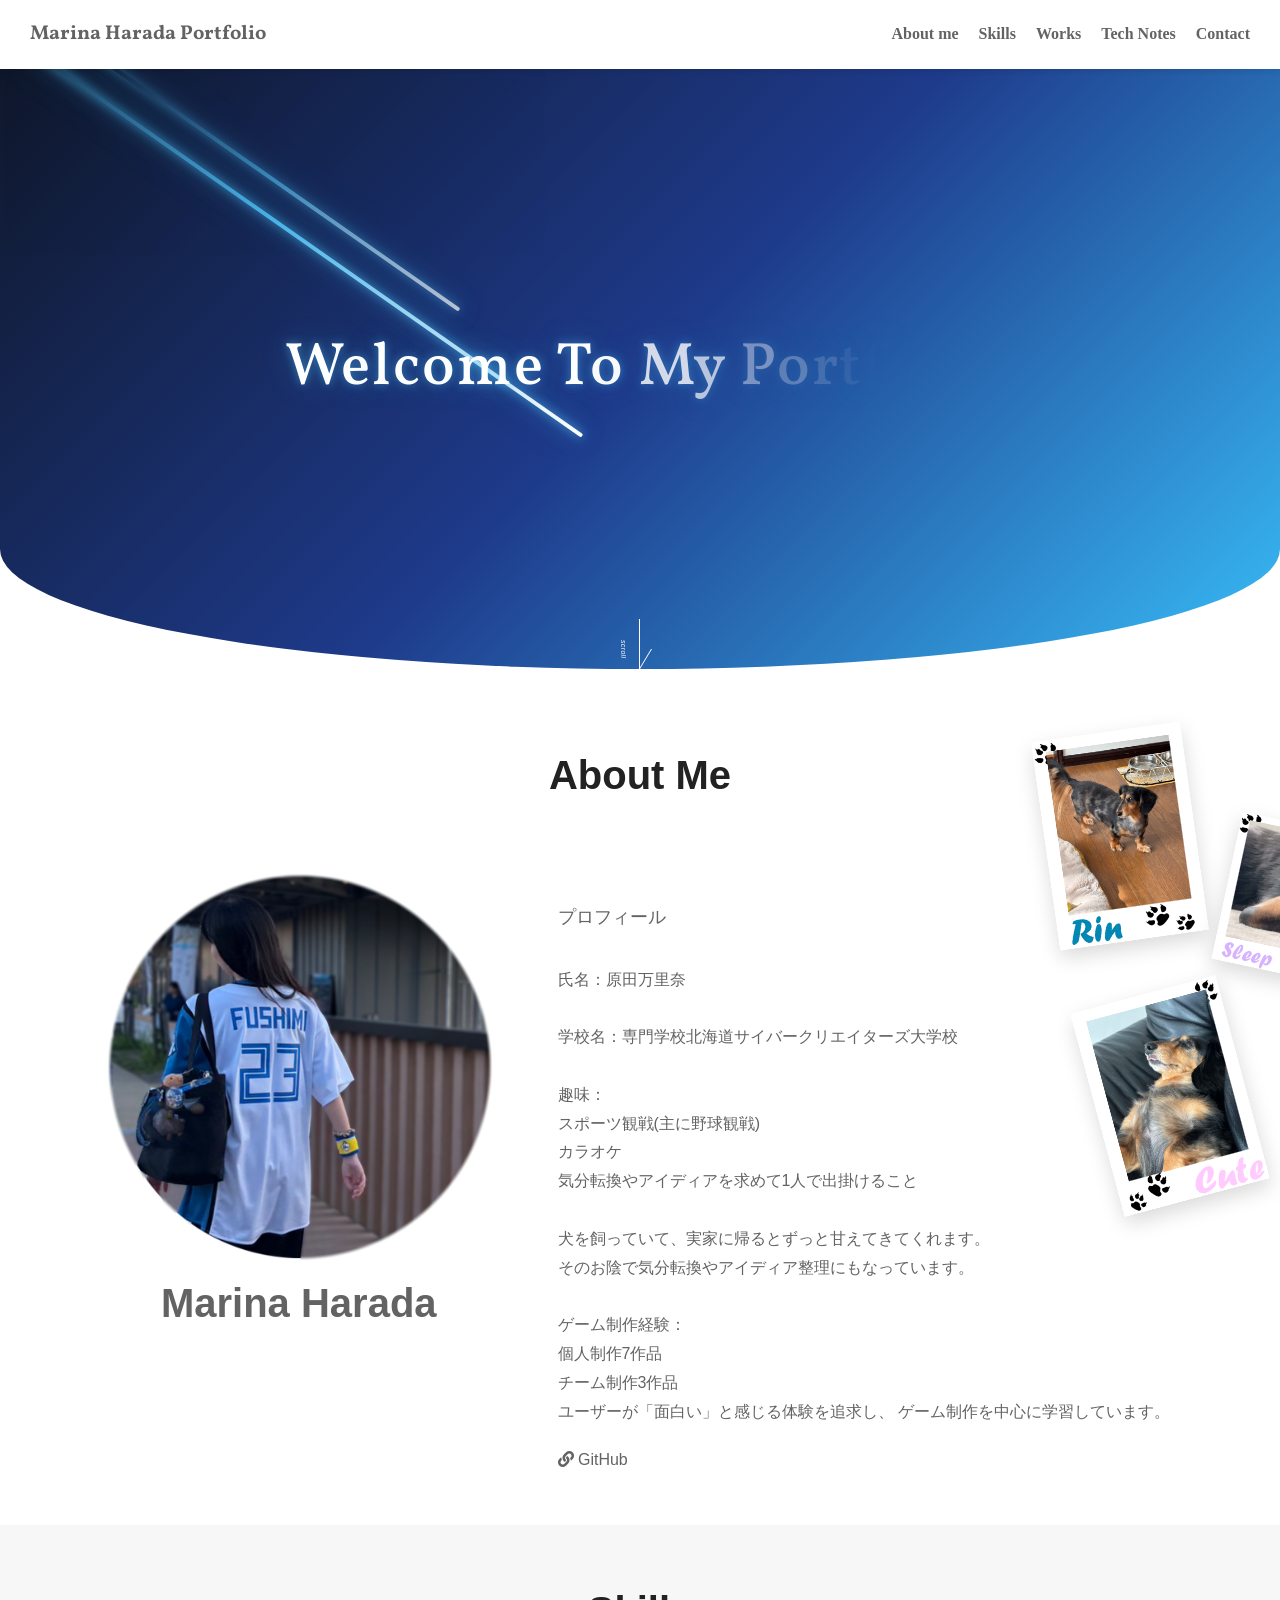
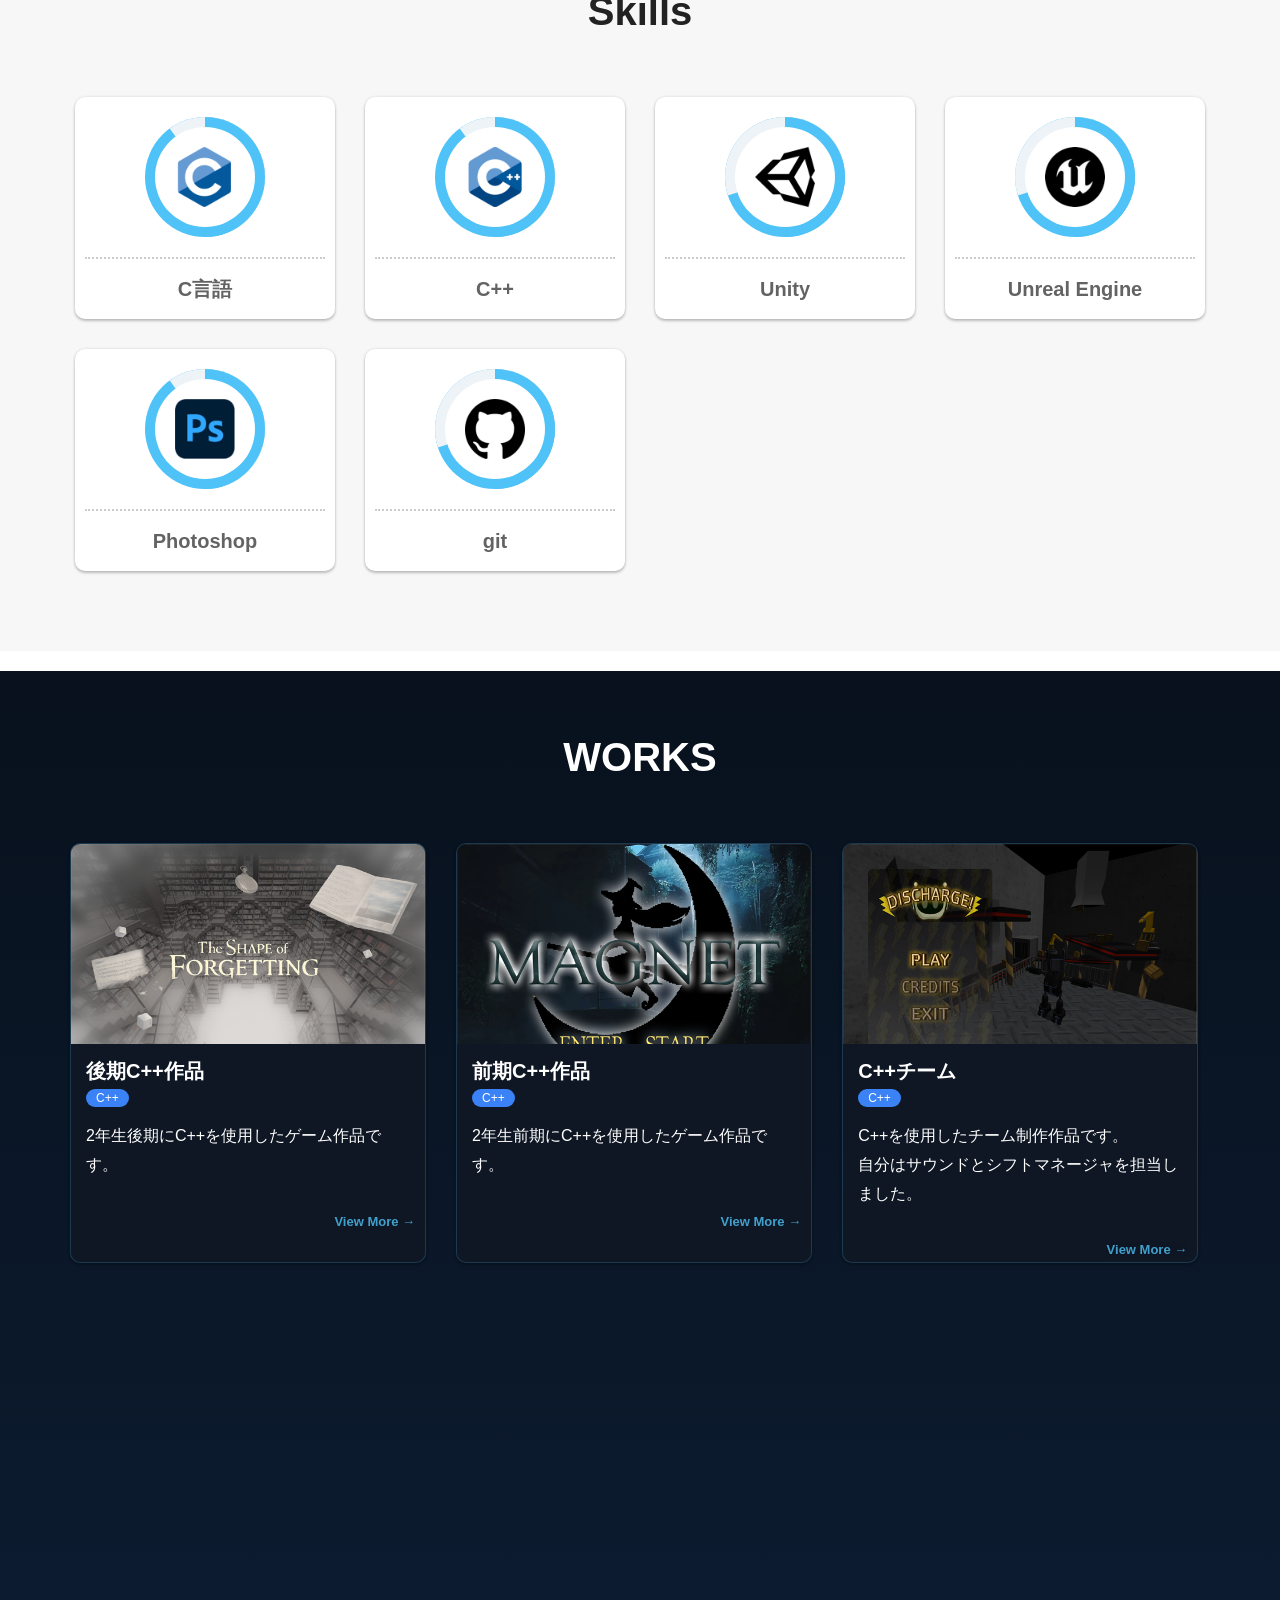
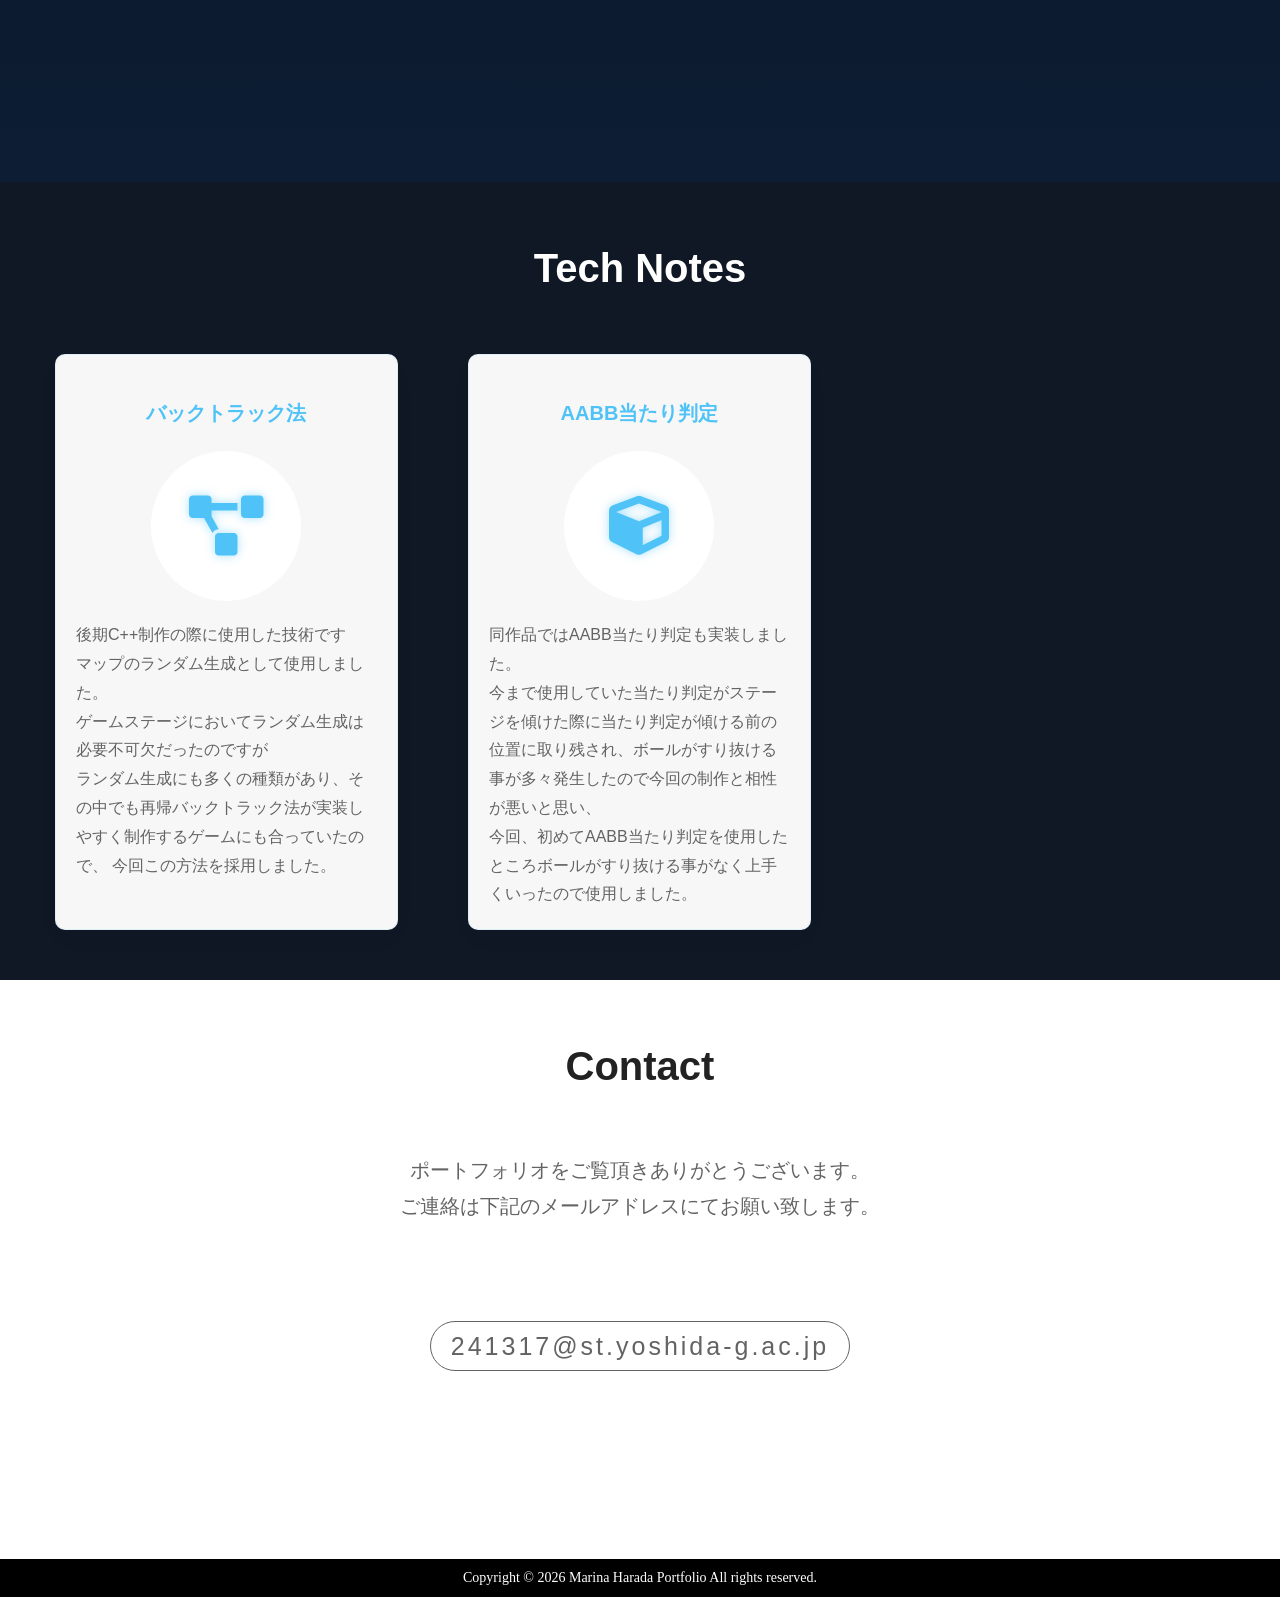
<file: index.html>
<!DOCTYPE html>
<html lang="ja">
  <head>
    <meta charset="utf-8" />
    <title>Marina Harada Portfolio</title>
    <meta name="description" content="原田万里奈のポートフォリオサイトです" />
    <meta
      name="viewport"
      content="width=device-width, initial-scale=1, shrink-to-fit=no"
    />
    <meta name="keywords" content="ポートフォリオ" />
    <meta http-equiv="X-UA-Compatible" content="IE=edge,chrome=1" />
    <meta name="format-detection" content="telephone=no" />

    <script src="https://ajax.googleapis.com/ajax/libs/jquery/3.5.1/jquery.min.js"></script>

    <!-- bootstrap -->
    <link
      rel="stylesheet"
      href="https://maxcdn.bootstrapcdn.com/bootstrap/3.3.6/css/bootstrap.min.css"
    />

    <!-- fontawesome -->
    <link
      rel="stylesheet"
      href="https://cdnjs.cloudflare.com/ajax/libs/font-awesome/5.15.4/css/all.min.css"
      integrity="sha512-1ycn6IcaQQ40/MKBW2W4Rhis/DbILU74C1vSrLJxCq57o941Ym01SwNsOMqvEBFlcgUa6xLiPY/NS5R+E6ztJQ=="
      crossorigin="anonymous"
      referrerpolicy="no-referrer"
    />

    <link href="https://fonts.googleapis.com/css?family=Vollkorn" rel="stylesheet">

    <link rel="stylesheet" href="./assets/css/style.css" />
    <script src="./assets/js/script.js"></script>
  </head>

  <body>
    <div class="wrapper">
      <header class="header">
        <div class="header__inner">
          <div class="header__logo">
            <a href="#" class="header__logo__link">Marina Harada Portfolio</a>
          </div>
          <nav class="header__menu">
            <ul class="header__list">
              <li class="header__item">
                <a href="#about" class="header__link">About me</a>
              </li>
              <li class="header__item">
                <a href="#skills" class="header__link">Skills</a>
              </li>
              <li class="header__item">
                <a href="#works" class="header__link">Works</a>
              </li>
              <li class="header__item">
                <a href="#technotes" class="header__link">Tech Notes</a>
              </li>
              <li class="header__item">
                <a href="#contact" class="header__link">Contact</a>
              </li>
            </ul>
          </nav>
        </div>
      </header>

      <main class="main">
        <div class="main__inner">
          <section class="top" id="top">
            <div class="top__heading">
              <h1 class="top__title">Welcome To My Portfolio</h1>
            </div>
            <p class="top__scroll">
              <div class="top__scroll-bar"><span>scroll</span></div>
            </p>
          </section>

<!-- 自己紹介 -->
          <section class="about" id="about">
            <div class="c-inner-lv1">
              <h2 class="c-heading-lv1 js-fadein">About Me</h2>
              <div class="container">
                <div class="row">
                  <div class="about__img col-sm-5 js-fadein">
                    <img src="./assets/images/Web_tem_Profile.png" alt="自分の写真" />
                    <h3 class="about__name">Marina Harada</h3>
                  </div>
                  <div class="about__prof col-sm-7 js-fadein">
                    <p class="about__info">
                      プロフィール<br />
                      <br />
                      <h1>
                       氏名：原田万里奈
                      </h1>
                      <br />
                      <h1>
                       学校名：専門学校北海道サイバークリエイターズ大学校
                      </h1>
                      <br />
                      <h1>
                       趣味：
                      </h1>
                      スポーツ観戦(主に野球観戦)<br />
                      カラオケ<br />
                      気分転換やアイディアを求めて1人で出掛けること<br />
                      <br />

                      <div class="about__pet">
                      <p>
                       犬を飼っていて、実家に帰るとずっと甘えてきてくれます。<br />
                       そのお陰で気分転換やアイディア整理にもなっています。
                      </p>
                      </div>
                      <br>
                      <h1>
                      ゲーム制作経験：
                      </h1>
                      個人制作7作品<br />
                      チーム制作3作品<br />

                      <p class="about__message">
                      ユーザーが「面白い」と感じる体験を追求し、
                      ゲーム制作を中心に学習しています。
                      </p>

                      <div class="git-page">
                        <i class="fas fa-link"></i>
                        <a href="https://github.com/Marina-Harada" target="_blank">GitHub</a>
                      </div>

                       <div class="about__dogs-area">

                       <img src="./assets/images/Web_pet_1.png"
                        class="about__dog dog1"
                        alt="犬1">

                       <img src="./assets/images/Web_pet_2.png"
                        class="about__dog dog2"
                        alt="犬2">

                       <img src="./assets/images/Web_pet_3.png"
                        class="about__dog dog3"
                        alt="犬3">
                      </div>
                    </p>
                  </div>
                </div>
              </div>
            </div>
          </section>

<!-- スキル（C++等） -->
          <section class="skills" id="skills">
            <div class="c-inner-lv1">
              <h2 class="c-heading-lv1 js-fadein">Skills</h2>
              <div class="container skills__container js-fadein">
                <ul class="row">
<!-- 各々のスキル -->
                  <li class="skills__item col-md-3">
                    <div class="skills__block">
                        <div class="skills__circle" data-progress="90">
                            <div class="skills__circle-inner">
                                <div class="skills__icon">
                                    <img
                                    src="./assets/images/icons/Web_logo_Cgengo.png"
                                    alt="C言語アイコン"
                                    />
                                </div>
                                <div class="skill_per">90%</div>
                            </div>
                        </div>
                        <h3 class="skills__name">C言語</h3>
                    </div>
                  </li>
                  <li class="skills__item col-md-3">
                    <div class="skills__block">
                        <div class="skills__circle" data-progress="90">
                            <div class="skills__circle-inner">
                                <div class="skills__icon">
                                    <img
                                    src="./assets/images/icons/Web_logo_C++.png"
                                    alt="C++アイコン"
                                    />
                                </div>
                                <div class="skill_per">90%</div>
                            </div>
                        </div>
                        <h3 class="skills__name">C++</h3>
                    </div>
                  </li>
                  <li class="skills__item col-md-3">
                    <div class="skills__block">
                        <div class="skills__circle" data-progress="70">
                            <div class="skills__circle-inner">
                                <div class="skills__icon">
                                    <img
                                    src="./assets/images/icons/Web_logo_Unity.png"
                                    alt="Unityアイコン"
                                    />
                                </div>
                                <div class="skill_per">70%</div>
                            </div>
                        </div>
                        <h3 class="skills__name">Unity</h3>
                    </div>
                  </li>
                  <li class="skills__item col-md-3">
                    <div class="skills__block">
                        <div class="skills__circle" data-progress="70">
                            <div class="skills__circle-inner">
                                <div class="skills__icon">
                                    <img
                                    src="./assets/images/icons/Web_logo_UE.png"
                                    alt="UEアイコン"
                                    />
                                </div>
                                <div class="skill_per">70%</div>
                            </div>
                        </div>
                        <h3 class="skills__name">Unreal Engine</h3>
                    </div>
                  </li>
                  <li class="skills__item col-md-3">
                    <div class="skills__block">
                        <div class="skills__circle" data-progress="90">
                            <div class="skills__circle-inner">
                                <div class="skills__icon">
                                    <img
                                    src="./assets/images/icons/Web_logo_Ps.png"
                                    alt="Psアイコン"
                                    />
                                </div>
                                <div class="skill_per">90%</div>
                            </div>
                        </div>
                        <h3 class="skills__name">Photoshop</h3>
                    </div>
                  </li>
                  <li class="skills__item col-md-3">
                    <div class="skills__block">
                        <div class="skills__circle" data-progress="70">
                            <div class="skills__circle-inner">
                                <div class="skills__icon">
                                    <img
                                    src="./assets/images/icons/Web_logo_Git.png"
                                    alt="Gitアイコン"
                                    />
                                </div>
                                <div class="skill_per">70%</div>
                            </div>
                        </div>
                        <h3 class="skills__name">git</h3>
                    </div>
                  </li>
                 </ul>
              </div>
            </div>
          </section>

<!-- ゲーム作品一覧 -->
          <section class="works" id="works">
            <div class="c-inner-lv1 works__inner">
              <h2 class="c-heading-lv1 js-fadein">WORKS</h2>
              <div class="container">
                <div class="row works__row">
<!-- 後期C++作品 -->
                  <div class="works__link col-md-4 js-fadein--queue"onclick="openModal('modal1')">
                    <p class="works__img">
                      <img src="./assets/images/Web_Work_Second SemesterC++.png" alt="" />
                    </p>
                    <div class="works__box">
                      <h3 class="works__title">
                        後期C++作品<br class="u-hidden-pc" />
                      </h3>
                      <div class="works__lang"><span class="works__lang--Cpp">C++</span></div>
                      <p class="works__txt">
                        2年生後期にC++を使用したゲーム作品です。
                      </p>
                    </div>
                    <div class="works__more">
                      View More →
                    </div>
                  </div>
<!-- 前期C++作品 -->
                  <div class="works__link col-md-4 js-fadein--queue"onclick="openModal('modal2')">
                  <p class="works__img">
                    <img src="./assets/images/Web_Work_First SemesterC++.png" alt="" />
                  </p>
                  <div class="works__box">
                    <h3 class="works__title">
                      前期C++作品
                    </h3>
                    <div class="works__lang"><span class="works__lang--Cpp">C++</span></div>
                    <p class="works__txt">
                      2年生前期にC++を使用したゲーム作品です。<br>
                    </p>
                  </div>
                  <div class="works__more">
                    View More →
                  </div>
                </div>
<!-- C++チーム作品 -->
                  <div class="works__link col-md-4 js-fadein--queue"onclick="openModal('modal3')">
                    <p class="works__img">
                      <img src="./assets/images/Web_Work_teamC++.png" alt="" />
                    </p>
                    <div class="works__box">
                      <h3 class="works__title">
                        C++チーム<br class="u-hidden-pc" />                      
                      </h3>
                      <div class="works__lang"><span class="works__lang--Cpp">C++</span></div>
                      <p class="works__txt">
                        C++を使用したチーム制作作品です。<br>
                        自分はサウンドとシフトマネージャを担当しました。
                      </p>
                    </div>
                    <div class="works__more">
                      View More →
                    </div>
                  </div>
<!-- C言語チーム作品 -->
                  <div class="works__link col-md-4 js-fadein--queue"onclick="openModal('modal4')">
                    <p class="works__img">
                      <img src="./assets/images/Web_Work_team_C.png" alt="" />
                    </p>
                    <div class="works__box">
                      <h3 class="works__title">
                        C言語チーム<br class="u-hidden-pc" />
                      </h3>
                      <div class="works__lang"><span class="works__lang--C">C言語</span></div>
                      <p class="works__txt">
                        初めてのチーム制作作品です。<br>
                        自分はタイマーの部分と少しのプログラムを担当しました。
                      </p>
                    </div>
                    <div class="works__more">
                      View More →
                    </div>
                  </div>
<!-- C言語2Dアクション作品 -->
                  <div class="works__link col-md-4 js-fadein--queue"onclick="openModal('modal5')">
                    <p class="works__img">
                      <img src="./assets/images/Web_Work_2DAct_C.png" alt="" />
                    </p>
                    <div class="works__box">
                      <h3 class="works__title">C言語2Dアクション</h3>
                      <div class="works__lang"><span class="works__lang--C">C言語</span></div>
                      <p class="works__txt">
                        C言語を使用した2Dアクションゲーム作品です。<br>
                      </p>
                    </div>
                    <div class="works__more">
                      View More →
                    </div>
                  </div>
<!-- Unity作品 -->
                  <div class="works__link col-md-4 js-fadein--queue"onclick="openModal('modal6')">
                    <p class="works__img">
                      <img src="./assets/images/Web_Work_Unity.png" alt="" />
                    </p>
                    <div class="works__box">
                      <h3 class="works__title">Unity</h3>
                      <div class="works__lang"><span class="works__lang--Cs">C#</span></div>
                      <p class="works__txt">
                        Unityで初めて自分で一から考え、制作した作品です。
                      </p>
                    </div>
                    <div class="works__more">
                      View More →
                    </div>
                  </div>
                </div>
              </div>
            </div>

<!-- 各作品モーダル -->
<!-- 後期C++モーダル -->
<div id="modal1" class="modal">
  <div class="modal__content">

    <span class="modal__close" onclick="closeModal()">&times;</span>

    <h2>後期C++作品</h2>

<!-- 画像スライダー -->
<div class="modal__slider">

    <button class="modal__arrow left" onclick="prevImage()">
        ❮
    </button>

    <div class="modal__viewer"></div>

    <button class="modal__arrow right" onclick="nextImage()">
        ❯
    </button>
</div>

    <p>
      スタート・ゴール・範囲を設定し、ゲームを開始する度にランダムでステージが生成<br>
      再帰バックトラック法を用いたランダムステージ生成を実装<br>
      開始ごとに異なる探索体験を実現
    </p>

    <h3>--使用技術--</h3>
    <ul>
      <li>C++</li>
      <li>DirectX9</li>
      <li>再帰バックトラック法</li>
      <li>AABB当たり判定</li>
    </ul>
  </div>
</div>

<!-- 前期C++モーダル -->
<div id="modal2" class="modal">
  <div class="modal__content">

    <span class="modal__close" onclick="closeModal()">&times;</span>

    <h2>前期C++作品</h2>

<!-- 画像スライダー -->
<div class="modal__slider">

    <button class="modal__arrow left" onclick="prevImage()">
        ❮
    </button>

    <div class="modal__viewer"></div>

    <button class="modal__arrow right" onclick="nextImage()">
        ❯
    </button>
</div>

    <p>
      ベクトルで距離を取り、複雑な式を使わずに一定の速度を優先し、プレイヤーが直感的に操作できるよう制作<br>
      足場を作って進んでいくのは簡単になってしまうので、棘を設置したり消せるブロックを設置してステージ難易度を調整<br>
      消せるブロックの仕組みとしてはbool型で使用しているかを管理し、プレイヤーとブロックの極が一致していればfalse、一致していなければ何もせずtrueのままで表示という風に制作
    </p>

    <h3>--使用技術--</h3>
    <ul>
      <li>C++</li>
      <li>DirectX9</li>
      <li>ベクトル</li>
      <li>bool型による磁極管理</li>
    </ul>
  </div>
</div>

<!-- C++チームモーダル -->
<div id="modal3" class="modal">
  <div class="modal__content">

    <span class="modal__close" onclick="closeModal()">&times;</span>

    <h2>C++チーム作品</h2>

<!-- 画像スライダー -->
<div class="modal__slider">

    <button class="modal__arrow left" onclick="prevImage()">
        ❮
    </button>

    <div class="modal__viewer"></div>

    <button class="modal__arrow right" onclick="nextImage()">
        ❯
    </button>
</div>

    <p>
      サウンドとタイムマネージャーを担当<br>
      根本的なプログラムにはあまり携わっていませんが、サウンド探しや各SEを指定された場所に入れ込む際に行動と音が合うようにコードを工夫し、行動が終わり次第違和感の無いように制作
    </p>

    <h3>--使用技術--</h3>
    <ul>
      <li>C++</li>
      <li>DirectX9</li>
      <li>チームリーダー制作エディタ</li>
    </ul>
  </div>
</div>

<!-- C言語チームモーダル -->
<div id="modal4" class="modal">
  <div class="modal__content">

    <span class="modal__close" onclick="closeModal()">&times;</span>

    <h2>C言語作品</h2>

<!-- 画像スライダー -->
<div class="modal__slider">

    <button class="modal__arrow left" onclick="prevImage()">
        ❮
    </button>

    <div class="modal__viewer"></div>

    <button class="modal__arrow right" onclick="nextImage()">
        ❯
    </button>
</div>

    <p>
      タイマー全てとアイテムモデルに関してのプログラムを少し担当<br>
      当初は2人プレイの実装を目指していましたが、開発過程でカメラを2つ同時に描画する機能を実装<br>
      プレイヤー視点と敵視点をそれぞれ表示することで、双方の状況を可視化し、より戦略的なゲーム体験を実現
    </p>

    <h3>--使用技術--</h3>
    <ul>
      <li>C言語</li>
      <li>DirectX9</li>
      <li>カメラ処理</li>
      <li>球による当たり判定</li>
    </ul>
  </div>
</div>

<!-- C言語2Dアクションモーダル -->
<div id="modal5" class="modal">
  <div class="modal__content">

    <span class="modal__close" onclick="closeModal()">&times;</span>

    <h2>C言語2Dアクション作品</h2>

<!-- 画像スライダー -->
<div class="modal__slider">

    <button class="modal__arrow left" onclick="prevImage()">
        ❮
    </button>

    <div class="modal__viewer"></div>

    <button class="modal__arrow right" onclick="nextImage()">
        ❯
    </button>
</div>

    <p>
     プレイヤーの移動を自動化し操作をジャンプのみの簡易操作で制作<br>
     自動化により強制スクロールとなるため難易度がちょうどよくなる<br>
    </p>

    <h3>--使用技術--</h3>
    <ul>
      <li>C++</li>
      <li>DirectX9</li>
    </ul>
  </div>
</div>

<!-- Unityモーダル -->
<div id="modal6" class="modal">
  <div class="modal__content">

    <span class="modal__close" onclick="closeModal()">&times;</span>

    <h2>Unity作品</h2>
<!-- 画像スライダー -->
<div class="modal__slider">

    <button class="modal__arrow left" onclick="prevImage()">
        ❮
    </button>

    <div class="modal__viewer"></div>

    <button class="modal__arrow right" onclick="nextImage()">
        ❯
    </button>
</div>

    <p>
      野球が好きなのでホームランダービー風のゲームを制作<br>
      ボールとバットが接触する瞬間の当たり判定や、打球の飛距離を計測する処理の実装に苦戦<br>
      そこで既存の実装方法を調査するだけでなく、自身でも処理の流れを整理しながら複数の方法を検証し、試行錯誤を重ねることで実装を完成
    </p>

    <h3>--使用技術--</h3>
    <ul>
      <li>C＃</li>
      <li>Unity</li>
    </ul>
  </div>
</div>
</section>

<!-- 使用技術（再帰バックトラック法等） -->
          <section class="technotes" id="technotes">
            <div class="c-inner-lv1">
              <h2 class="c-heading-lv1 js-fadein">Tech Notes</h2>
              <div class="container">
                <div class="row technotes__row">
                  <div class="col-md-3 technotes__block js-fadein--queue">
                    <h3 class="technotes__title">バックトラック法</h3>
                    <div class="technotes__icon-box">
                      <i class="fas fa-project-diagram technotes__icon"></i>
                    </div>
                    <div class="technotes__box">
                      <p class="technotes__txt">
                        後期C++制作の際に使用した技術です<br />
                        マップのランダム生成として使用しました。<br />
                        ゲームステージにおいてランダム生成は必要不可欠だったのですが<br />
                        ランダム生成にも多くの種類があり、その中でも再帰バックトラック法が実装しやすく制作するゲームにも合っていたので、
                        今回この方法を採用しました。
                      </p>
                    </div>
                  </div>
                  <div class="col-md-3 technotes__block js-fadein--queue">
                    <h3 class="technotes__title">AABB当たり判定</h3>
                    <div class="technotes__icon-box">
                      <i class="fas fa-cube technotes__icon"></i>
                    </div>
                    <div class="technotes__box">
                      <p class="technotes__txt">
                        同作品ではAABB当たり判定も実装しました。<br />
                        今まで使用していた当たり判定がステージを傾けた際に当たり判定が傾ける前の位置に取り残され、ボールがすり抜ける事が多々発生したので今回の制作と相性が悪いと思い、<br />
                        今回、初めてAABB当たり判定を使用したところボールがすり抜ける事がなく上手くいったので使用しました。
                        
                      </p>
                    </div>
                  </div>
                  <div class="col-md-3 technotes__block js-fadein--queue">
                    <h3 class="technotes__title">フォグ・演出設計</h3>
                    <div class="technotes__icon-box">
                      <i class="fas fa-draw-polygon technotes__icon"></i>
                    </div>
                    <div class="technotes__box">
                      <p class="technotes__txt">
                        また、記憶をモチーフに「思い出していく感覚」を空間演出とする為にフォグ演出も取り入れました。<br />
                        ただし、フォグで曖昧化された視界のみだと限界はある為、他にもゲーム画面に遷移後本棚が上から降らせる、床を揺らがせる事によって記憶を辿る過程を象徴させ、<br />
                        プレイヤーは空間そのものに翻弄される構造にしました。
                      </p>
                    </div>
                  </div>
                </div>
              </div>
            </div>
          </section>

<!-- 連絡手段 -->
          <section class="contact" id="contact">
            <div class="c-inner-lv1">
              <h2 class="c-heading-lv1 js-fadein">Contact</h2>
              <div class="container">
                <p class="row text-center contact__row js-fadein">
                  ポートフォリオをご覧頂きありがとうございます。<br
                    class="u-hidden-pc"
                  /><br>ご連絡は下記のメールアドレスにてお願い致します。
                </p>
                <div class="contact__block js-fadein">
                    <div class="contact__inner">
                    <a href="https://mail.google.com/mail/?view=cm&fs=1&to=241317@st.yoshida-g.ac.jp" class="contact__mail">
                     241317@st.yoshida-g.ac.jp
                    </a>
                  </div>
                </div>
              </div>
            </div>
          </section>
          </div>
          </main>
          <footer class="footer">
            <div class="footer__inner container">
              <p class="footer__cr">
                Copyright © 2026 Marina Harada Portfolio All rights reserved.
              </p>
            </div>
          </footer>
    </div>
  </body>
</html>
</file>
<file: assets/css/style.css>
/* http://meyerweb.com/eric/tools/css/reset/
   v2.0 | 20110126
   License: none (public domain)
*/

a,
abbr,
acronym,
address,
applet,
article,
aside,
audio,
b,
big,
blockquote,
body,
canvas,
caption,
center,
cite,
code,
dd,
del,
details,
dfn,
div,
dl,
dt,
em,
embed,
fieldset,
figcaption,
figure,
footer,
form,
h1,
h2,
h3,
h4,
h5,
h6,
header,
hgroup,
html,
i,
iframe,
img,
ins,
kbd,
label,
legend,
li,
mark,
menu,
modal,
nav,
object,
ol,
output,
p,
pre,
q,
ruby,
s,
samp,
section,
small,
span,
strike,
strong,
sub,
summary,
sup,
table,
tbody,
td,
tfoot,
th,
thead,
time,
tr,
tt,
u,
ul,
var,
video {
    font: inherit;
    font-size: 100%;
    margin: 0;
    padding: 0;
    vertical-align: baseline;
    text-decoration: none;
    border: 0;
}

/* HTML5 display-role reset for older browsers */

article,
aside,
details,
figcaption,
figure,
footer,
header,
hgroup,
menu,
nav,
section {
  display: block;
}

body {
  line-height: 1;

  overflow: hidden;
}

ol,
ul {
  list-style: none;
}

blockquote,
q {
  quotes: none;
}

blockquote:after,
blockquote:before,
q:after,
q:before {
  content: "";
  content: none;
}

table {
  border-spacing: 0;
  border-collapse: collapse;
}

main {
  display: block;
}

html {
  font-size: 62.5%;
  overflow: auto;
}

* {
  box-sizing: border-box;
  padding: 0;

  border: none;
  border-radius: 0;
  outline: none;
  background: none;
  box-shadow: none;
  -webkit-appearance: none;
}

img {
  display: block;

  width: 100%;
  height: auto;
}

* {
  font-family: -apple-system, BlinkMacSystemFont, "Helvetica Neue", "Segoe UI",
    "Hiragino Kaku Gothic ProN", "Hiragino Sans", "ヒラギノ角ゴ ProN W3", Arial,
    メイリオ, Meiryo, sans-serif;
  font-weight: 500;
  box-sizing: border-box;
  padding: 0;
  border: none;
  border-radius: 0;
  outline: none;
  background: none;
  box-shadow: none;
  -webkit-appearance: none;
}

/* Windows */
@font-face {
  font-family: YuGothicM;
  font-weight: normal;
  src: local("YuGothic-Medium"), local("Yu Gothic Medium"),
    local("YuGothic-Regular");
}

@font-face {
  font-family: YuGothicM;
  font-weight: bold;
  src: local("YoGothic-Bold"), local("Yu Gothic");
}

img {
  display: block;
  width: auto;
  height: 100%;
}

body {
  font-size: 1.6rem;
  line-height: 1.8;

  color: #636363;
}

a {
  color: #636363;
}

a:hover {
  text-decoration: none;

  color: #4fc3f7;
}

a:focus {
  text-decoration: none;
  color: #636363;
}

img {
  width: auto;
  height: auto;
}

/* ==========================================================================
   Layout
   ==========================================================================*/
.header {
  position: relative;
  z-index: 999;
  top: 0;
  width: 100%;
  box-shadow: 0 3px 6px rgb(0 0 0 / 9%);
}

.header__inner {
  display: -ms-flexbox;
  display: flex;
  padding: 2rem 3rem;
  background-color: #fff;
}

.header__logo__link {
  font-family: "Vollkorn", serif;
  font-size: 2rem;
  font-weight: bold;
  line-height: 1.2;
  transition: 0.3s;
  text-decoration: none;
}

.header__logo__link:hover {
  opacity: 0.7;
}

.header__menu {
  margin-left: auto;
}

.header__list {
  display: -ms-flexbox;
  display: flex;
}

.header__item {
  margin-left: 2rem;
}

.header__link {
  line-height: 1;
  transition: 0.3s;
  font-weight: bold;
}

.header__link:hover {
  opacity: 0.7;
}

/* 
 Sections
----------------------------------------------------------------- */

.top {
    position: relative;
    width: 100%;
    height: 600px;
    background: linear-gradient( 135deg, #0f172a, #1e3a8a, #38bdf8 );
    border-radius: 0px 0px 50% 50% / 0px 0px 20% 20%;
    overflow: hidden;
}

.top__heading {
  line-height: 1;
  position: relative;
  top: 45%;
  text-align: center;
  z-index: 2;
}

.top__title .js-char-fadein,
.top__sub .js-char-fadein {
  display: inline-block;
  transition: 1.5s;
  transform: scale(1.2);
  opacity: 0;
}

.top__title .js-char-fadein.is-char-fadein,
.top__sub .js-char-fadein.is-char-fadein {
  transform: scale(1);
  opacity: 1;
}

.top__title {
    font-family: "Vollkorn", serif;
    font-size: 6rem;
    letter-spacing: 0.03em;
    color: #fff;
    text-shadow: 0 0 10px rgba(79,195,247,0.5), 0 0 30px rgba(79,195,247,0.3);
}

.top::before,
.top::after {
    content: "";
    position: absolute;
    width: 700px;
    height: 4px;
    background: linear-gradient( 90deg, rgba(79,195,247,0), rgba(79,195,247,0.9), rgba(255,255,255,1) );
    border-radius: 999px;
    box-shadow: 0 0 10px rgba(79,195,247,0.8), 0 0 20px rgba(79,195,247,0.5), 0 0 40px rgba(79,195,247,0.3);
    transform: rotate(35deg);
    z-index: 1;
}

.top::before {
    top: 150px;
    left: -100px;
    width: 750px;
}

.top::after {
    top: 110px;
    left: 50px;
    width: 450px;
    opacity: 0.7;
}

.top__scroll-bar {
  position: absolute;
  bottom: 0;
  left: 50%;
  display: block;
  content: "";
  background-color: white;
  animation: arrowmove 1.4s ease-in-out infinite;
}

.top__scroll-bar span {
  font-style: italic;
  line-height: 1;
  position: absolute;
  left: -20px;
  bottom: 10px;
  font-size: 0.7rem;
  letter-spacing: 0.05em;
  display: -ms-flexbox;
  display: flex;
  -ms-flex-align: center;
  align-items: center;
  -ms-writing-mode: tb-lr;
  writing-mode: vertical-lr;
  color:white;
}

/*下からの距離が変化して全体が下→上→下に動く*/
@keyframes arrowmove {
  0% {
    bottom: 0;
  }
  50% {
    bottom: 3%;
  }
  100% {
    bottom: 0;
  }
}

/* 矢印の描写 */
.top__scroll-bar:before {
  content: "";
  position: absolute;
  bottom: 0;
  right: -6px;
  width: 1px;
  height: 20px;
  background: #fff;
  transform: skewX(-31deg);
}

.top__scroll-bar:after {
  content: "";
  position: absolute;
  bottom: 0;
  right: 0;
  width: 1px;
  height: 50px;
  background: #fff;
}

.c-heading-lv1 {
    color: #222;
    text-align: center;
    font-size: 4rem;
    margin-bottom: 5rem;
    font-weight: bold;
}

.works .c-heading-lv1,
.technotes .c-heading-lv1 {
    color: #fff;
}

.c-inner-lv1 {
  padding: 5rem 0;
}

/*about(自己紹介)のLayout*/
.about {
    /* 背景を画像にする際は以下を編集 */
    /* background: url(../images/about.png) no-repeat center center; */
    background: #fff;
    background-size: cover;
    margin-top: 2rem;
}

.about__img img {
    border-radius: 50%;
    margin: auto;
    width: 90%;
    margin-bottom: 1rem;
}

.about__name {
    font-size: 4rem;
    font-weight: bold;
    line-height: 1;
    text-align: center;
}

.about__info {
    font-size: 1.8rem;
    margin-top: 40px;
}

.git-page {
    margin-top: 2rem;
}

.about__prof {
    position: relative;
}

/* 全体 */
.about__dogs-area {
    position: absolute;
    top: -150px;
    right: -200px;
    width: 400px;
    height: 500px;
}

/* 共通 */
.about__dog {
    position: absolute;
    width: 150px;
    box-shadow: 0 8px 20px rgba(0,0,0,0.15);
    transition: 0.3s;
}

.about__dog:hover {
    transform: scale(1.05);
}

/* 1枚目 */
.dog1 {
    top: 20px;
    left: 20px;
    transform: rotate(-8deg);
}

/* 2枚目 */
.dog2 {
    top: 120px;
    right: 0px;
    width: 200px;
    height: 150px;
    transform: rotate(12deg);
}

/* 3枚目 */
.dog3 {
    top: 280px;
    left: 70px;
    transform: rotate(-15deg);
}

/*Skills(C++等)のLayout*/
.skills {
  /* 背景を画像にする際は以下を編集 */
  /* background: url(../images/skills.pnp) no-repeat center center; */
  background: #f7f7f7;
  background-size: cover;
}

.skills__container {
  padding: 0 2rem;
}

.skills__item {
  margin-bottom: 30px;
}

.skills__block {
  box-shadow: 0 0 3px 0 rgb(0 0 0 / 12%), 0 2px 3px 0 rgb(0 0 0 / 22%);
  border-radius: 10px;
  padding: 1rem 1rem;
  background: #fff;
}

.skills__block:hover{
  transform: translateY(-6px);
  transition: 0.3s;
  box-shadow: 0 10px 30px rgba(79,195,247,0.2);
}

.skills__circle {
  margin: 1rem auto 2rem auto;
  position: relative;
  width: 120px;
  height: 120px;
  background: #4fc3f7;
  border-radius: 50%;
  text-align: center;
  overflow: hidden;
  z-index: 1;
}

.skills__circle:hover {
  cursor: pointer;
}

.skills__circle::before {
  content: "";
  display: block;
  position: absolute;
  top: 0;
  left: -60px;
  width: 120px;
  height: 120px;
  background: #eef3f7;
  transform-origin: right 60px;
  z-index: 2;
}

.skills__circle::after {
  content: "";
  display: block;
  position: absolute;
  top: 0px;
  left: 60px;
  width: 120px;
  height: 120px;
  background: #eef3f7;
  transform-origin: left 60px;
  z-index: 3;
}

/* スキルバー回転 クラスはJSで付与 */
.skills__circle-90:before {
  animation: rotate-circle-left-90 2s linear forwards;
}
.skills__circle-80:before {
  animation: rotate-circle-left-80 2s linear forwards;
}
.skills__circle-70:before {
  animation: rotate-circle-left-70 2s linear forwards;
}
.skills__circle-60:before {
  animation: rotate-circle-left-60 2s linear forwards;
}
.skills__circle-max:after {
  animation: rotate-circle-right-max 2s linear forwards;
}
.skills__circle-50:after {
  animation: rotate-circle-right-50 2s linear forwards;
}
.skills__circle-40:after {
  animation: rotate-circle-right-40 2s linear forwards;
}
.skills__circle-30:after {
  animation: rotate-circle-right-30 2s linear forwards;
}

.skills__circle .skills__circle-inner {
  position: absolute;
  top: 10px;
  left: 10px;
  width: 100px;
  height: 100px;
  padding: 20px;
  background: #fff;
  border-radius: 50%;
  z-index: 4;
}

@keyframes rotate-circle-right-max {
  0% {
    transform: rotate(0deg);
    background: #eef3f7;
  }
  50% {
    transform: rotate(180deg);
    background: #eef3f7;
  }
  50.01% {
    transform: rotate(360deg);
    background: #4fc3f7;
  }
  100% {
    transform: rotate(360deg);
    background: #4fc3f7;
  }
}

@keyframes rotate-circle-left-90 {
  0% {
    transform: rotate(0deg);
  }
  50% {
    transform: rotate(0deg);
  }
  100% {
    transform: rotate(144deg);
  }
}
@keyframes rotate-circle-left-80 {
  0% {
    transform: rotate(0deg);
  }
  50% {
    transform: rotate(0deg);
  }
  100% {
    transform: rotate(108deg);
  }
}
@keyframes rotate-circle-left-70 {
  0% {
    transform: rotate(0deg);
  }
  50% {
    transform: rotate(0deg);
  }
  100% {
    transform: rotate(72deg);
  }
}
@keyframes rotate-circle-left-60 {
  0% {
    transform: rotate(0deg);
  }
  50% {
    transform: rotate(0deg);
  }
  100% {
    transform: rotate(36deg);
  }
}
@keyframes rotate-circle-right-50 {
  0% {
    transform: rotate(0deg);
    background: #eef3f7;
  }
  100% {
    transform: rotate(180deg);
    background: #eef3f7;
  }
}

@keyframes rotate-circle-right-40 {
  0% {
    transform: rotate(0deg);
    background: #eef3f7;
  }
  100% {
    transform: rotate(144deg);
    background: #eef3f7;
  }
}
@keyframes rotate-circle-right-30 {
  0% {
    transform: rotate(0deg);
    background: #eef3f7;
  }
  100% {
    transform: rotate(108deg);
    background: #eef3f7;
  }
}

.skills__name {
  border-top: dotted 2px #ccc;
  text-align: center;
  font-size: 2rem;
  font-weight: bold;
  line-height: 1;
  padding: 2rem 0 1rem;
}

.skills__icon img {
  height: 60px;
}

.skill_per {
  position: relative;
  top: -45px;
  background: rgba(0, 0, 0, 0.6);
  color: #fff;
  border-radius: 2rem;
  display: none;
}

.skills__note {
  font-size: 1.2rem;
}

/*Works(ゲーム作品一覧)のLayout*/
.works {
    /* 背景を画像にする際は以下を編集 */
    /* background: url(../images/works.png) no-repeat center center; */
    background: linear-gradient( 180deg, #08111d 0%, #0d1d33 100% );
    background-size: cover;
    margin-top: 2rem;
}

.works__row {
    display: -ms-flexbox;
    display: flex;
    -ms-flex-wrap: wrap;
    flex-wrap: wrap;
}

.works__link {
    position: relative;
    display: block;
    overflow: hidden;
    width: calc(33% - 30px);
    margin: 0 15px;
    padding: 0;
    border-radius: 10px;
    background: #0f1724;
    border: 1px solid rgba(79,195,247,0.2);
    box-shadow: 0 0 3px 0 rgb(0 0 0 / 12%), 0 2px 3px 0 rgb(0 0 0 / 22%);
}

.works__link:nth-of-type(n + 4) {
    margin: 50px 15px 0;
}

.works__link:hover {
    transform: translateY(-10px) scale(1.02);
    transition: 0.3s;
    box-shadow: 0 10px 30px rgba(79,195,247,0.3);
}

.works__img {
    overflow: hidden;
    height: 200px;
}

.works__img img {
    width: 100%;
}

.works__box {
    padding: 15px;
}

.works__title {
    color: #fff;
    font-size: 2rem;
    font-weight: bold;
    line-height: 1.2;
}

.works__title--sub {
    font-size: 1.2rem;
}

.works__url {
    color: #fff;
    margin-top: 0.5rem;
    font-size: 1.2rem;
    font-weight: bold;
}

.works__lang span {
    font-size: 1.2rem;
    padding: 0.2rem 1rem;
    border-radius: 2rem;
    color: #fff;
}

.works__lang span:nth-child(n + 2) {
    margin-left: 0.5rem;
}

.works__lang--C {
    background: #4fc3f7;
}

.works__lang--Cpp {
    background: #3b82f6;
}

.works__lang--Cs {
    background: #8b5cf6;
}

.works__txt {
    color: #fff;
    margin-top: 1rem;
}

.works__more {
    margin-top: 1.5rem;
    color: #4fc3f7;
    font-size: 1.3rem;
    font-weight: bold;
    text-align: right;
    padding-right: 10px;
    opacity: 0.8;
    transition: 0.3s;
}

.works__link:hover .works__more {
    transform: translateX(5px);
    opacity: 1;
}

/* モーダル背景 */
.modal {
    display: none;
    position: fixed;
    z-index: 999;
    left: 0;
    top: 0;
    width: 100%;
    height: 100%;
    background: rgba(0,0,0,0.7);
    align-items: center;
    justify-content: center;
}

/* モーダル本体 */
.modal__content {
    background: #fff;
    width: 80%;
    max-width: 700px;
    padding: 30px;
    border-radius: 10px;
    position: relative;
    max-height: 90vh;
    overflow-y: auto;
}

.modal__content h2 {
    color: #4fc3f7;
}

/* 閉じるボタン */
.modal__close {
    position: absolute;
    top: 10px;
    right: 20px;
    font-size: 30px;
    cursor: pointer;
}

.modal__img {
    width: 100%;
    margin: 20px 0;
}

.modal__slider {
    position: relative;
}

.modal__arrow {
    position: absolute;
    top: 50%;
    transform: translateY(-50%);
    font-size: 50px;
    color: #fff;
    cursor: pointer;
    z-index: 10;
    transition: 0.3s;
}

 .modal__arrow.left {
     left: 0px;
 }

 .modal__arrow.right {
     right: 0px;
 }

.modal__arrow:hover {
    color: #4fc3f7;
    text-shadow: 0 0 10px rgba(79,195,247,0.8), 0 0 20px rgba(79,195,247,0.6);
}

.modal__viewer img,
.modal__viewer video {
    width: 100%;
    border-radius: 10px;
}

/*technotes(使用技術)のLayout*/
.technotes {
  /* 背景を画像にする際は以下を編集 */
  /* background: url(../images/technotes.png) no-repeat center center; */
  background: #101826;
  background-size: cover;
}

.technotes__row {
  display: -ms-flexbox;
  display: flex;
  -ms-flex-wrap: wrap;
  flex-wrap: wrap;
}

.technotes__block {
  background: #162235;
  position: relative;
  width: calc((100% / 3) - 47px);
  padding: 2rem;
  border-radius: 10px;
  border: 1px solid rgba(79,195,247,0.15);
  background-color: #f7f7f7;
  opacity: 0.7;
  box-shadow: 0px 10px 30px -5px rgb(0 0 0 / 3%);
  opacity: 1;
}

.technotes__block:hover {
    transform: translateY(-6px);
    transition: 0.3s;
    box-shadow: 0 10px 30px rgba(79,195,247,0.2);
}

.technotes__block + .technotes__block {
  margin-left: 70px;
}

.technotes__title {
  font-size: 2rem;
  font-weight: bold;
  margin: 2rem 0;
  text-align: center;
  color: #4fc3f7;
}

.technotes__icon-box {
  display: -ms-flexbox;
  display: flex;
  width: 150px;
  height: 150px;
  margin: auto;
  border-radius: 50%;
  background-color: #fff;
  -ms-flex-align: center;
  align-items: center;
  -ms-flex-pack: center;
  justify-content: center;
}

.technotes__icon {
  color: #4fc3f7;
  text-shadow:
    0 0 10px rgba(79,195,247,0.5);
  font-size: 6rem;
}

.technotes__txt {
  margin-top: 2rem;
}

/*contact(連絡手段)のLayout*/
.contact {
  color: #636363;
  /* 背景を画像にする際は以下を編集 */
  /* background: url(../images/contact.png) no-repeat center center; */
  background: #fff;
  background-size: cover;
}

.contact a {
  color: #636363;
}

.contact__row {
  font-size: 2rem;
}

.contact__block {
  display: -ms-flexbox;
  display: flex;
  margin: 10rem 0 14rem;
  -ms-flex-align: center;
  align-items: center;
  -ms-flex-pack: center;
  justify-content: center;
}

.contact__mail {
  padding: 1rem 2rem;
  letter-spacing: 0.3rem;
  font-size: 2.5rem;
  transition: 0.3s;
  border-radius: 40px;
  border: 1px solid #636363;
}

.contact__mail:hover {
  text-decoration: none;
  background-color: #636363;
  color: #fff;
}

.js-fadein,
.js-fadein--queue {
  transition: 1s;
  transform: translateY(20px);
  opacity: 0;
}

.is-fadein {
  transform: translateY(0);
  opacity: 1;
}

/*
Footer
--------------------------------------------------------------------*/
.footer {
  background-color: #000;
  padding: 0.5rem 0;
}

.footer__cr {
  font-size: 1.4rem;
  line-height: 1;
  line-height: 2;
  text-align: center;
  color: #fff;
}

/* plugin
   ----------------------------------------------------------------- */

@media screen and (min-width: 768px) {
  .u-hidden-pc {
    display: none;
  }
}

@media screen and (max-width: 768px) {
  img {
    width: 100%;
  }

  .header {
    position: absolute;
  }

  .header__inner {
    padding: 15px;
  }

  .header__menu {
    display: none;
  }

  .footer__cr {
    font-size: 1.2rem;
    text-align: center;
  }

  .c-heading-lv1 {
    font-size: 4rem;
    margin-bottom: 40px;
  }

  .c-inner-lv1 {
    padding: 40px 0;
  }

  .top__title {
    font-size: 2.5rem;
  }

  .top {
    border-radius: 0px 0px 50% 50% / 0px 0px 10% 10%;
  }

  .works__row {
    padding: 0 15px;
  }

  .works__link {
    width: calc(50% - 7.5px);
  }

  .works__link:nth-of-type(odd) {
    margin: 0 7.5px 0 0;
  }

  .works__link:nth-of-type(even) {
    margin: 0 0 0 7.5px;
  }

  .works__link:nth-of-type(n + 3) {
    margin-top: 15px;
  }

  .works__img {
    height: 25vw;
  }

  .works__img img {
    width: 100%;
    height: 100%;
    -o-object-fit: cover;
    object-fit: cover;
    -o-object-position: center 0;
    object-position: center 0;
  }

  .works__box {
    padding: 10px 5px;
  }

  .works__title {
    font-size: 1.4rem;
    text-align: center;
  }

  .works__txt {
    display: none;
  }

  .works__url {
    display: none;
  }

  .works__lang {
    display: none;
  }

  .skills__container {
    margin: 0 15px;
    padding: 15px;
    border-radius: 10px;
  }

  .skills__item {
    margin-bottom: 20px;
  }

  .skills__name {
    font-size: 1.6rem;
    margin-bottom: 5px;
  }

  .technotes__row {
    padding: 0 15px;
  }

  .technotes__block + .technotes__block {
    margin-left: 0;
  }

  .technotes__block {
    width: 100%;
    margin: 0 0 30px 0;
  }

  .technotes__icon-box {
    width: 120px;
    height: 120px;
  }

  .technotes__icon {
    font-size: 5rem;
  }

  .about__name {
    font-size: 3rem;
  }

  .about__info {
    font-size: 1.6rem;
    margin-top: 30px;
  }

  .contact__row {
    font-size: 1.6rem;
  }

  .contact__block {
    margin: 70px 0 150px;
  }

  .contact__mail {
    font-size: 2rem;
  }

  .u-hidden-sp {
    display: none;
  }
}
</file>
